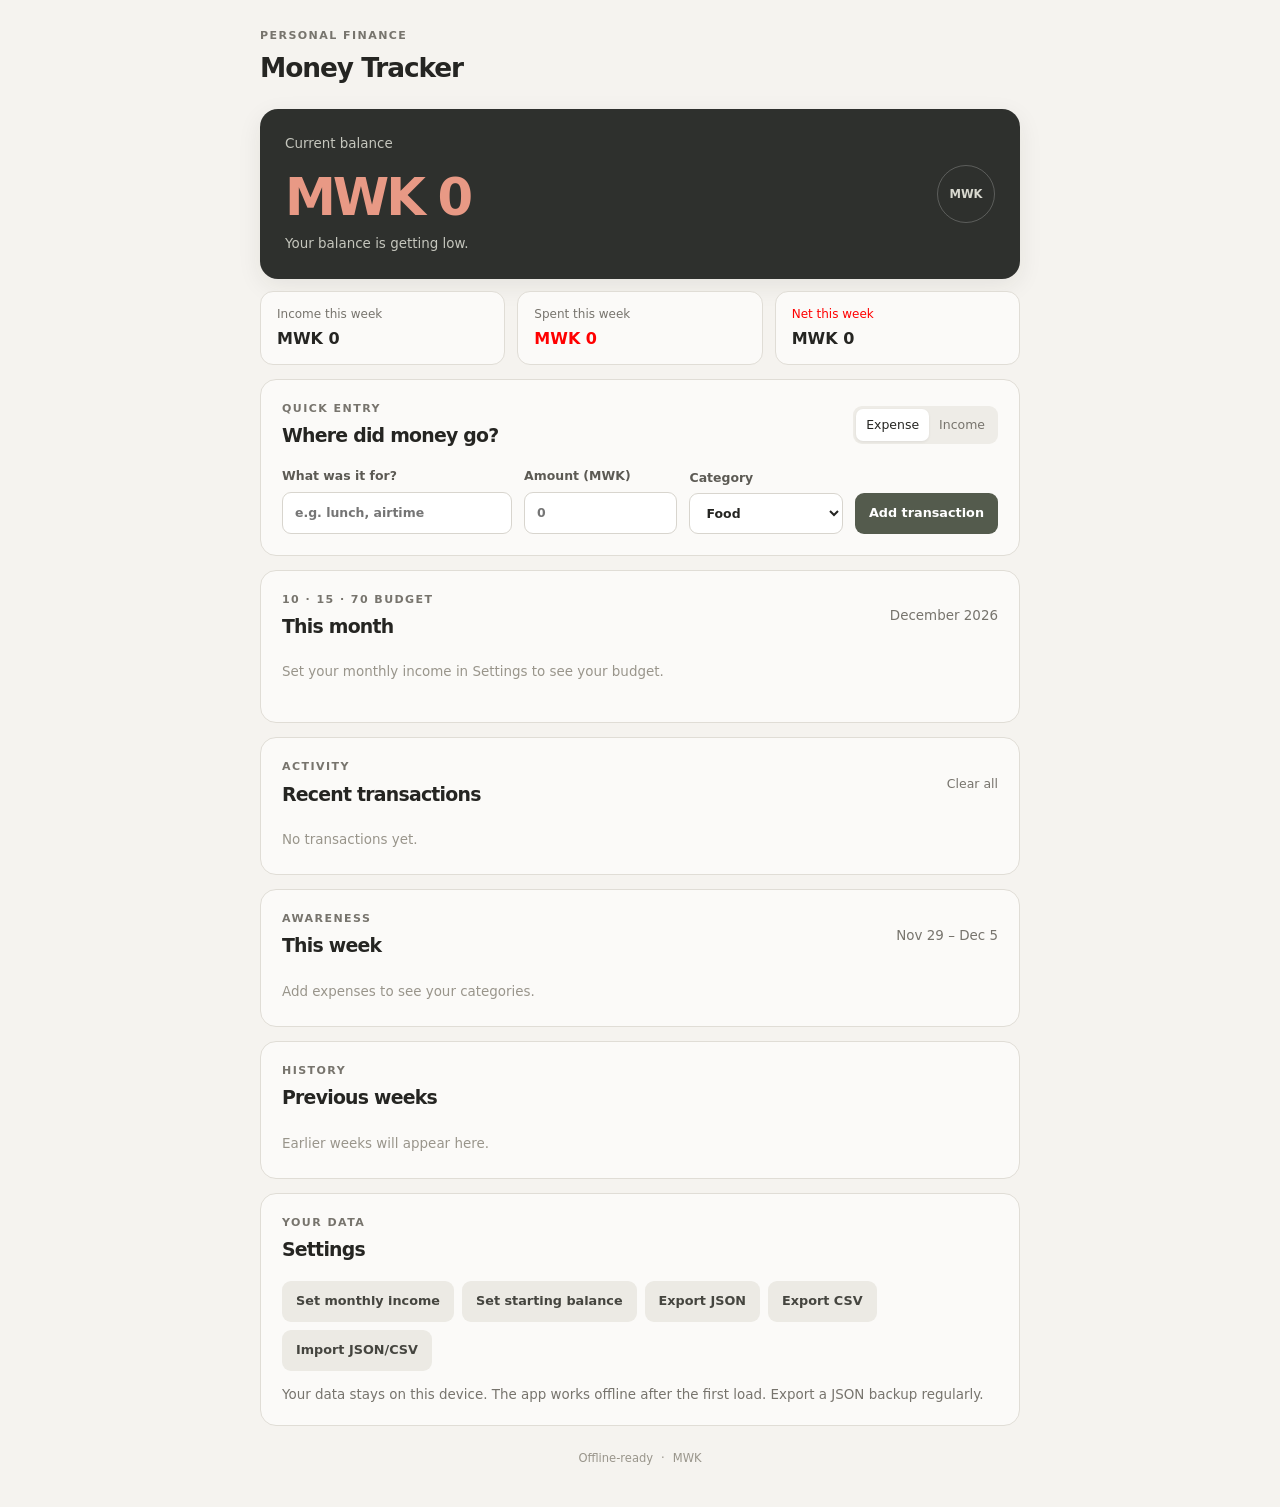
<file: index.html>
<!DOCTYPE html>
<html lang="en">
<head>
    <meta charset="UTF-8">
    <meta name="viewport" content="width=device-width, initial-scale=1.0">
    <meta name="theme-color" content="#f5f3ef">
    <meta name="description" content="A simple offline personal money tracker for Malawi Kwacha.">

    <link rel="manifest" href="manifest.webmanifest">
    <link rel="icon" href="icons/icon-192.png" type="image/png">
    <link rel="apple-touch-icon" href="icons/apple-touch-icon.png">
    <link rel="stylesheet" href="styles.css">

    <title>Money Tracker</title>
</head>
<body>

    <main class="app-shell">

        <!-- Top bar -->
        <header class="topbar">
            <div>
                <p class="eyebrow">PERSONAL FINANCE</p>
                <h1>Money Tracker</h1>
            </div>
            <button id="installButton" class="button button-small button-muted hidden" type="button">Install</button>
        </header>

        <!-- Current balance -->
        <section class="balance-card" aria-labelledby="balanceHeading">
            <div>
                <p id="balanceHeading" class="label">Current balance</p>
                <p id="balance" class="balance">MWK 0</p>
                <p id="balanceHint" class="subtle">Add your starting balance below.</p>
            </div>
            <div class="balance-mark" aria-hidden="true">MWK</div>
        </section>

        <!-- This week at a glance -->
        <section class="quick-stats" aria-label="This week's summary">
            <div class="stat">
                <span>Income this week</span>
                <strong id="weeklyIncome">MWK 0</strong>
            </div>
            <div class="stat">
                <span>Spent this week</span>
                <strong id="weeklyExpenses">MWK 0</strong>
            </div>
            <div class="stat">
                <span id="spending">Net this week</span>
                <strong id="weeklyNet">MWK 0</strong>
            </div>
        </section>

        <!-- Quick entry form -->
        <section class="panel entry-panel" aria-labelledby="entryHeading">
            <div class="section-heading">
                <div>
                    <p class="eyebrow">QUICK ENTRY</p>
                    <h2 id="entryHeading">Where did money go?</h2>
                </div>

                <div class="type-toggle" role="group" aria-label="Transaction type">
                    <button class="type-button active" data-type="expense" type="button">Expense</button>
                    <button class="type-button" data-type="income" type="button">Income</button>
                </div>
            </div>

            <form id="transactionForm">
                <div class="form-grid">
                    <label><span id="titleLabel">What was it for?</span>
                        <input id="title" name="title" type="text" placeholder="e.g. lunch, airtime" required autocomplete="off">
                    </label>

                    <label>Amount (MWK)
                        <input id="amount" name="amount" type="number" inputmode="decimal" min="0.01" step="0.01" placeholder="0" required>
                    </label>

                    <label><span id="categoryLabel">Category</span>
                        <select id="category" name="category"></select>
                    </label>

                    <button class="button button-primary form-submit" type="submit">Add transaction</button>
                </div>
            </form>
        </section>

        <!-- 10-15-70 budget for this month -->
        <section class="panel" aria-labelledby="budgetHeading">
            <div class="section-heading">
                <div>
                    <p class="eyebrow">10 · 15 · 70 BUDGET</p>
                    <h2 id="budgetHeading">This month</h2>
                </div>
                <span id="monthName" class="subtle"></span>
            </div>

            <div id="budgetList" class="budget-list"></div>
            <p id="budgetSummary" class="subtle budget-summary"></p>
        </section>

        <!-- Recent transactions -->
        <section class="panel" aria-labelledby="recentHeading">
            <div class="section-heading">
                <div>
                    <p class="eyebrow">ACTIVITY</p>
                    <h2 id="recentHeading">Recent transactions</h2>
                </div>
                <button id="clearButton" class="text-button" type="button">Clear all</button>
            </div>

            <div id="transactions" class="transactions">
                <p class="empty">No transactions yet.</p>
            </div>
        </section>

        <!-- Weekly category breakdown -->
        <section class="panel" aria-labelledby="weeklyHeading">
            <div class="section-heading">
                <div>
                    <p class="eyebrow">AWARENESS</p>
                    <h2 id="weeklyHeading">This week</h2>
                </div>
                <span id="weekRange" class="subtle"></span>
            </div>

            <div id="weekPie" class="pie hidden" role="img" aria-label="Pie chart of this week's expenses by category"></div>
            <div id="categoryBreakdown" class="breakdown">
                <p class="empty">Add expenses to see your categories.</p>
            </div>
        </section>

        <!-- Earlier weeks at a glance -->
        <section class="panel" aria-labelledby="historyHeading">
            <div class="section-heading">
                <div>
                    <p class="eyebrow">HISTORY</p>
                    <h2 id="historyHeading">Previous weeks</h2>
                </div>
            </div>

            <div id="weekHistory" class="history"></div>
        </section>

        <!-- Settings and data -->
        <section class="panel settings-panel" aria-labelledby="settingsHeading">
            <div class="section-heading">
                <div>
                    <p class="eyebrow">YOUR DATA</p>
                    <h2 id="settingsHeading">Settings</h2>
                </div>
            </div>

            <div class="settings-actions">
                <button id="monthlyIncomeButton" class="button button-muted" type="button">Set monthly income</button>
                <button id="startingBalanceButton" class="button button-muted" type="button">Set starting balance</button>
                <button id="exportJsonButton" class="button button-muted" type="button">Export JSON</button>
                <button id="exportCsvButton" class="button button-muted" type="button">Export CSV</button>

                <label class="button button-muted file-button">Import JSON/CSV
                    <input id="importFile" type="file" accept=".json,.csv,application/json,text/csv">
                </label>
            </div>

            <p class="subtle settings-note">
                Your data stays on this device. The app works offline after the first load.
                Export a JSON backup regularly.
            </p>
        </section>

        <footer>
            <span id="offlineStatus">Offline-ready</span>
            <span>·</span>
            <span>MWK</span>
        </footer>

    </main>

    <!-- Small pop-up message -->
    <div id="toast" class="toast" role="status" aria-live="polite"></div>

    <script src="app.js"></script>

    <!-- Offline support: register the service worker -->
    <script>
        if (typeof navigator.serviceWorker !== 'undefined') {
            navigator.serviceWorker.register('service-worker.js');
        }
    </script>
</body>
</html>
</file>
<file: styles.css>
/* ---------- Base ---------- */
:root {
    font-family: Inter, ui-sans-serif, system-ui, -apple-system, BlinkMacSystemFont, "Segoe UI", sans-serif;
    color: #252522;
    background: #f5f3ef;
    line-height: 1.45;
    font-synthesis: none;
}

* {
    box-sizing: border-box;
}

body {
    margin: 0;
    background: #f5f3ef;
}

button,
input,
select {
    font: inherit;
}

.hidden {
    display: none;
}

/* ---------- Layout ---------- */
.app-shell {
    width: min(100% - 32px, 760px);
    margin: 0 auto;
    padding: 28px 0 40px;
}

.topbar,
.section-heading,
.settings-actions,
.quick-stats,
footer {
    display: flex;
    align-items: center;
}

.topbar {
    justify-content: space-between;
    margin-bottom: 22px;
}

.topbar h1,
h2 {
    margin: 0;
    letter-spacing: -0.04em;
}

.topbar h1 {
    font-size: 1.65rem;
}

h2 {
    font-size: 1.18rem;
}

.section-heading {
    justify-content: space-between;
    gap: 16px;
    margin-bottom: 18px;
}

/* ---------- Text ---------- */
.eyebrow {
    margin: 0 0 5px;
    color: #77746d;
    font-size: 0.69rem;
    font-weight: 750;
    letter-spacing: 0.13em;
}

.label,
.subtle {
    color: #77746d;
    font-size: 0.84rem;
}

.label {
    margin: 0 0 6px;
}

.subtle {
    margin: 0;
}

.empty {
    margin: 4px 0;
    color: #99958b;
    font-size: 0.84rem;
}

/* ---------- Balance card ---------- */
.balance-card {
    display: flex;
    justify-content: space-between;
    align-items: center;
    padding: 25px;
    border-radius: 18px;
    background: #2e302d;
    color: #f8f7f3;
    box-shadow: 0 7px 24px #24251e14;
}

.balance-card .label,
.balance-card .subtle {
    color: #c5c6bd;
}

.balance {
    margin: 0;
    font-size: clamp(2.1rem, 8vw, 3.2rem);
    font-weight: 750;
    letter-spacing: -0.06em;
}

.balance.low {
    color: #e89985;
}

.balance-mark {
    display: grid;
    place-items: center;
    width: 58px;
    height: 58px;
    border: 1px solid #ffffff38;
    border-radius: 50%;
    color: #d9d9d0;
    font-size: 0.72rem;
    font-weight: 750;
}

/* ---------- Weekly stats ---------- */
.quick-stats {
    gap: 12px;
    margin: 12px 0;
}

.stat {
    flex: 1;
    padding: 14px 16px;
    border: 1px solid #e0ddd6;
    border-radius: 13px;
    background: #fbfaf8;
}

.stat span {
    display: block;
    color: #77746d;
    font-size: 0.75rem;
}

.stat strong {
    display: block;
    margin-top: 4px;
    font-size: 1rem;
}

/* ---------- Panels ---------- */
.panel {
    margin-top: 14px;
    padding: 21px;
    border: 1px solid #e0ddd6;
    border-radius: 16px;
    background: #fbfaf8;
}

/* ---------- Expense / income switch ---------- */
.type-toggle {
    display: flex;
    padding: 3px;
    background: #eeece7;
    border-radius: 9px;
}

.type-button {
    padding: 7px 10px;
    border: 0;
    border-radius: 7px;
    color: #77746d;
    background: transparent;
    cursor: pointer;
    font-size: 0.78rem;
}

.type-button.active {
    color: #252522;
    background: #fff;
    box-shadow: 0 1px 3px #00000012;
}

/* ---------- Form ---------- */
.form-grid {
    display: grid;
    grid-template-columns: 1.5fr 1fr 1fr auto;
    gap: 12px;
    align-items: end;
}

label {
    display: block;
    color: #5c5a54;
    font-size: 0.78rem;
    font-weight: 650;
}

input,
select {
    width: 100%;
    margin-top: 6px;
    padding: 11px 12px;
    border: 1px solid #d8d5ce;
    border-radius: 9px;
    color: #252522;
    background: #fff;
    outline: none;
}

input:focus,
select:focus {
    border-color: #73756a;
    box-shadow: 0 0 0 3px #73756a18;
}

/* ---------- Buttons ---------- */
.button {
    border: 0;
    border-radius: 9px;
    padding: 11px 14px;
    cursor: pointer;
    font-weight: 700;
    font-size: 0.8rem;
}

.button-primary {
    color: #fff;
    background: #545b4d;
}

.button-primary:hover {
    background: #42483e;
}

.button-muted {
    color: #45453f;
    background: #eceae4;
}

.button-muted:hover {
    background: #e2dfd7;
}

.button-small {
    padding: 8px 11px;
}

.text-button {
    padding: 0;
    border: 0;
    color: #77746d;
    background: none;
    cursor: pointer;
    font-size: 0.78rem;
}

/* ---------- Budget ---------- */
.budget-list {
    display: grid;
    gap: 16px;
}

.budget-head {
    display: flex;
    justify-content: space-between;
    gap: 10px;
    font-size: 0.82rem;
}

.budget-note {
    margin: 4px 0 0;
    color: #8a877e;
    font-size: 0.72rem;
}

.budget-summary {
    margin-top: 16px;
    font-size: 0.78rem;
}

/* ---------- Transactions ---------- */
.transactions {
    display: grid;
    gap: 4px;
}

.transaction {
    display: flex;
    align-items: center;
    justify-content: space-between;
    gap: 12px;
    padding: 12px 0;
    border-bottom: 1px solid #ebe9e3;
}

.transaction:last-child {
    border-bottom: 0;
}

.transaction-info {
    min-width: 0;
}

.transaction-title {
    margin: 0;
    overflow: hidden;
    text-overflow: ellipsis;
    white-space: nowrap;
    font-weight: 650;
}

.transaction-meta {
    margin: 3px 0 0;
    color: #8a877e;
    font-size: 0.75rem;
}

.transaction-right {
    text-align: right;
    white-space: nowrap;
}

.transaction-amount {
    font-weight: 750;
}

.income {
    color: #55705a;
}

.expense {
    color: #81574e;
}

.delete-button {
    display: block;
    margin: 3px 0 0 auto;
    padding: 0;
    border: 0;
    color: #aaa59b;
    background: none;
    cursor: pointer;
    font-size: 0.7rem;
}

/* ---------- Bars (weekly breakdown and budget) ---------- */
.breakdown {
    display: grid;
    gap: 10px;
}

.breakdown-row {
    display: grid;
    grid-template-columns: 12px 1fr auto 44px;
    align-items: center;
    gap: 10px;
    font-size: 0.8rem;
}

.bar {
    display: block;
    height: 7px;
    margin-top: 6px;
    overflow: hidden;
    border-radius: 99px;
    background: #e7e4dd;
}

.bar i {
    display: block;
    height: 100%;
    border-radius: inherit;
    background: #868d79;
}

/* Budget limit passed */
.bar i.over {
    background: #b5584a;
}

/* Giving or savings target reached */
.bar i.done {
    background: #55705a;
}

/* ---------- Pie chart ---------- */
.pie {
    width: 180px;
    height: 180px;
    margin: 4px auto 22px;
    border-radius: 50%;
}

.legend-dot {
    width: 10px;
    height: 10px;
    border-radius: 50%;
}

.legend-pct {
    color: #77746d;
    text-align: right;
}

/* ---------- Previous weeks ---------- */
.history {
    display: grid;
}

.history-row {
    display: flex;
    align-items: center;
    justify-content: space-between;
    gap: 12px;
    padding: 12px 0;
    border-bottom: 1px solid #ebe9e3;
}

.history-row:last-child {
    border-bottom: 0;
}

.history-range {
    font-size: 0.88rem;
    font-weight: 650;
}

.history-nums {
    display: grid;
    gap: 2px;
    text-align: right;
    font-size: 0.78rem;
}

/* ---------- Settings ---------- */
.settings-actions {
    flex-wrap: wrap;
    gap: 8px;
}

.file-button {
    display: inline-block;
    cursor: pointer;
}

.file-button input {
    display: none;
}

.settings-note {
    margin-top: 14px;
}

/* ---------- Footer and toast ---------- */
footer {
    justify-content: center;
    gap: 8px;
    margin-top: 24px;
    color: #99958b;
    font-size: 0.72rem;
}

.toast {
    position: fixed;
    right: 16px;
    bottom: 18px;
    max-width: calc(100% - 32px);
    padding: 11px 14px;
    border-radius: 9px;
    color: #fff;
    background: #30332e;
    box-shadow: 0 8px 25px #0002;
    opacity: 0;
    transform: translateY(8px);
    pointer-events: none;
    transition: 0.2s;
}

.toast.show {
    opacity: 1;
    transform: translateY(0);
}

/* ---------- Small screens ---------- */
@media (max-width: 650px) {
    .app-shell {
        width: min(100% - 24px, 760px);
        padding-top: 20px;
    }

    .form-grid {
        grid-template-columns: 1fr 1fr;
    }

    .form-grid label:first-child,
    .form-submit {
        grid-column: 1 / -1;
    }

    .panel {
        padding: 17px;
    }

    .section-heading {
        align-items: flex-start;
    }

    .balance-card {
        padding: 21px;
    }

    .quick-stats {
        align-items: stretch;
    }

    .stat {
        padding: 12px;
    }

    .stat strong {
        font-size: 0.88rem;
    }
}

@media (max-width: 380px) {
    .type-button {
        padding-inline: 7px;
    }

    .balance {
        font-size: 2rem;
    }
}

#weeklyExpenses{
    color: red
}
#spending{
    color:red
}
</file>
